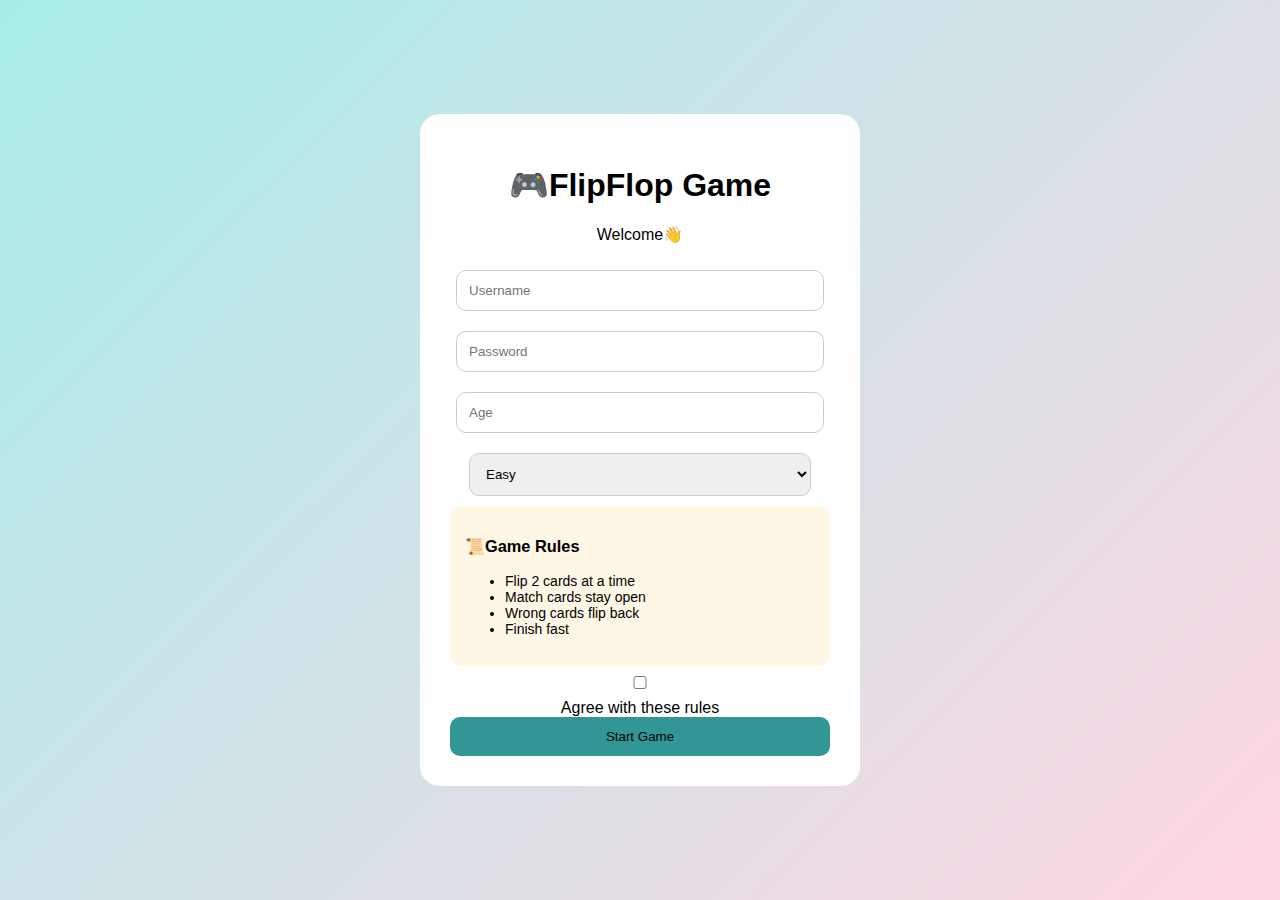
<file: index.html>
<!DOCTYPE html>
<html>
<head>
<meta charset="UTF-8">
<title>FlipFlop Game Login</title>
<link rel="stylesheet" href="style.css">
</head>

<body class="login-body">

<div class="login-box">

<h1>🎮FlipFlop Game</h1>
<p>Welcome👋</p>

<input id="username" placeholder="Username">
<input id="password" type="password" placeholder="Password">
<input id="age" type="number" placeholder="Age">

<select id="level">
<option>Easy</option>
<option>Medium</option>
<option>Hard</option>
</select>

<div class="rules-box">
<h3>📜Game Rules</h3>
<ul>
<li>Flip 2 cards at a time</li>
<li>Match cards stay open</li>
<li>Wrong cards flip back</li>
<li>Finish fast</li>
</ul>
</div>

<label>
<input type="checkbox" id="agree">
    Agree with these rules
</label>

<button onclick="login()">Start Game</button>

</div>

<script src="script.js"></script>
</body>
</html>
</file>
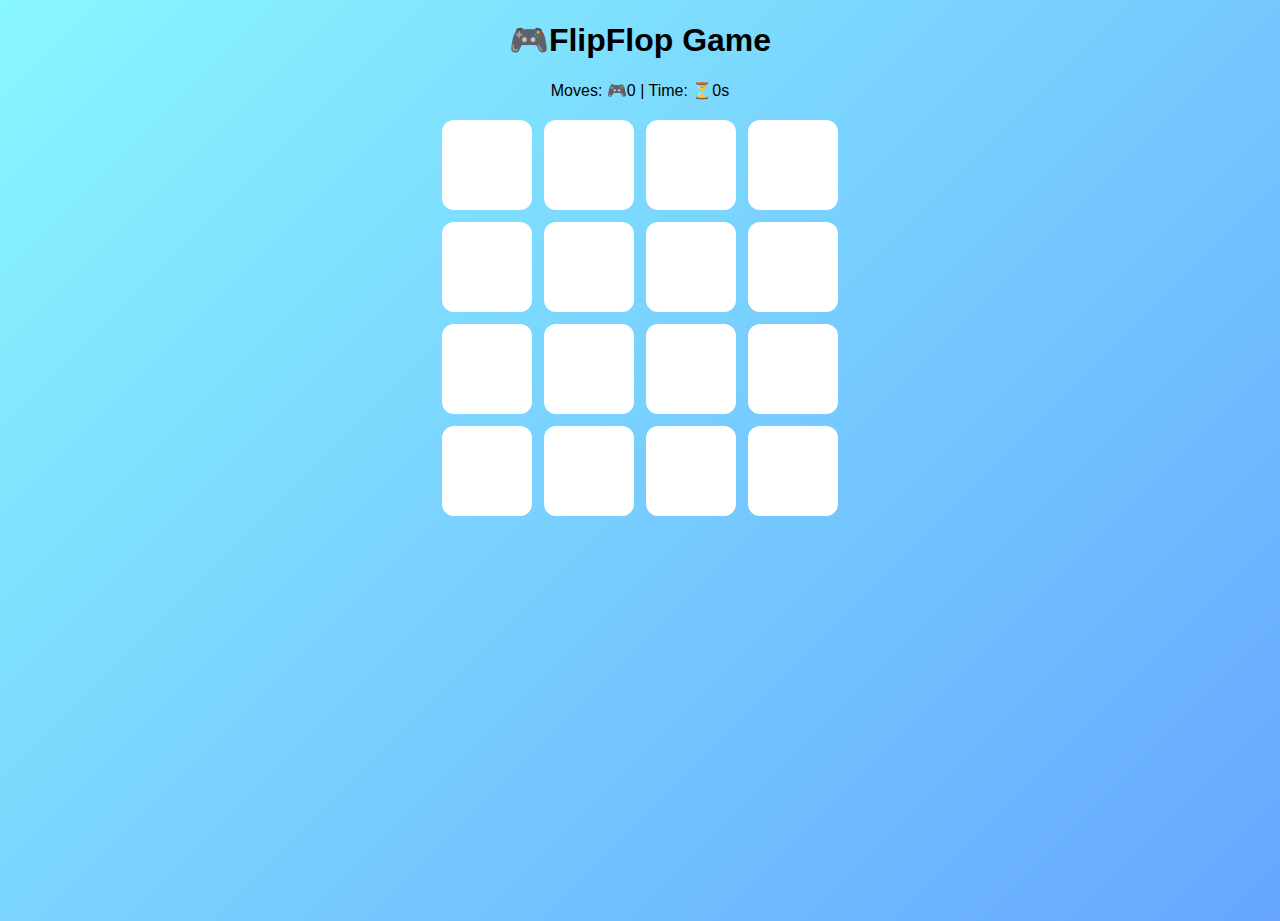
<file: game.html>
<!DOCTYPE html>
<html>
<head>
<meta charset="UTF-8">
<title>👑FlipFlop Game</title>
<link rel="stylesheet" href="style.css">
</head>

<body class="game-body">

<h1>🎮FlipFlop Game</h1>

<div class="stats">
Moves: 🎮<span id="moves">0</span> |
Time: ⏳<span id="time">0</span>s
</div>

<div id="board" class="game-board"></div>

<script src="script.js"></script>
</body>
</html>
</file>
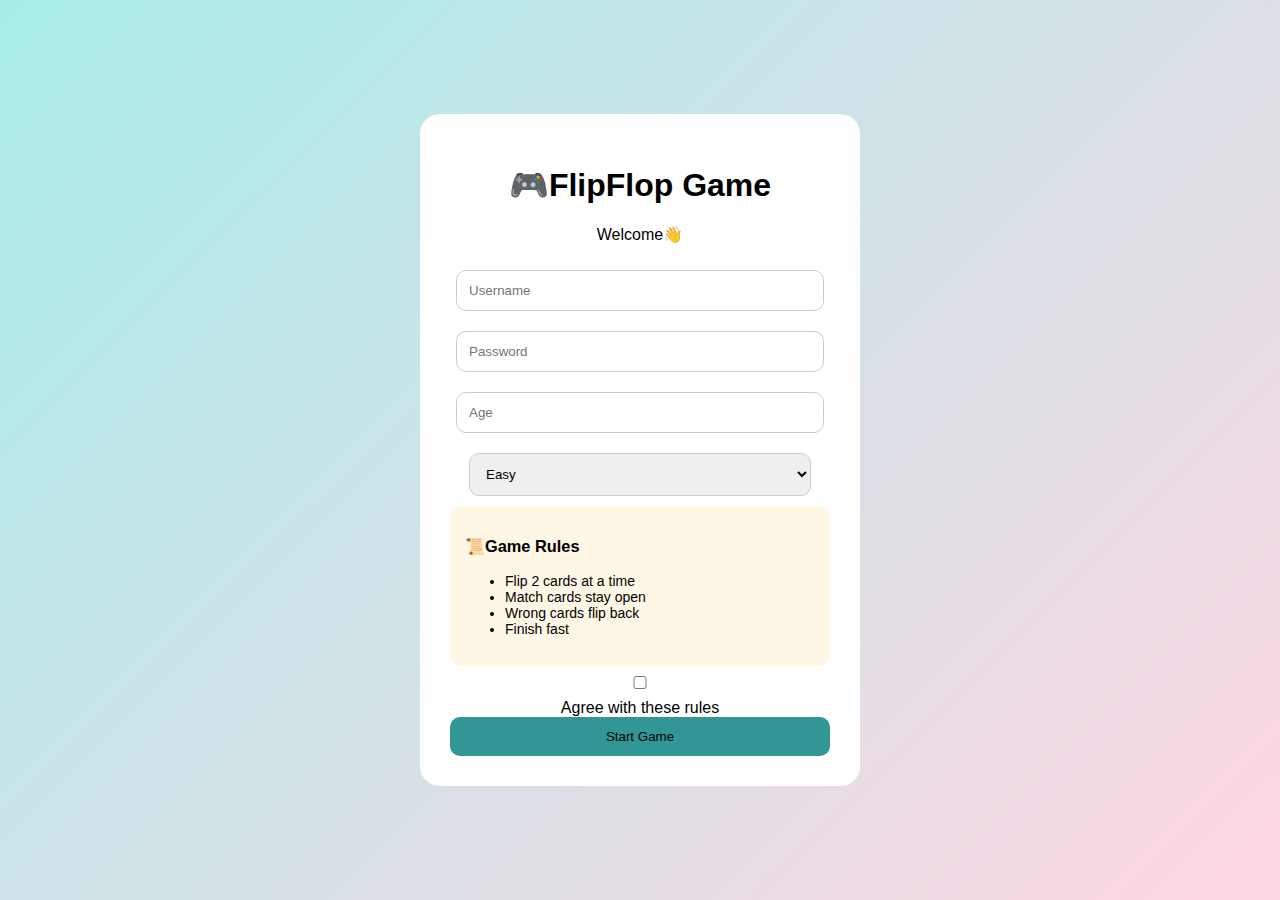
<file: login.html>
<!DOCTYPE html>
<html>
<head>
<meta charset="UTF-8">
<title>FlipFlop Game Login</title>
<link rel="stylesheet" href="style.css">
</head>

<body class="login-body">

<div class="login-box">

<h1>🎮FlipFlop Game</h1>
<p>Welcome👋</p>

<input id="username" placeholder="Username">
<input id="password" type="password" placeholder="Password">
<input id="age" type="number" placeholder="Age">

<select id="level">
<option>Easy</option>
<option>Medium</option>
<option>Hard</option>
</select>

<div class="rules-box">
<h3>📜Game Rules</h3>
<ul>
<li>Flip 2 cards at a time</li>
<li>Match cards stay open</li>
<li>Wrong cards flip back</li>
<li>Finish fast</li>
</ul>
</div>

<label>
<input type="checkbox" id="agree">
    Agree with these rules
</label>

<button onclick="login()">Start Game</button>

</div>

<script src="script.js"></script>
</body>
</html>
</file>
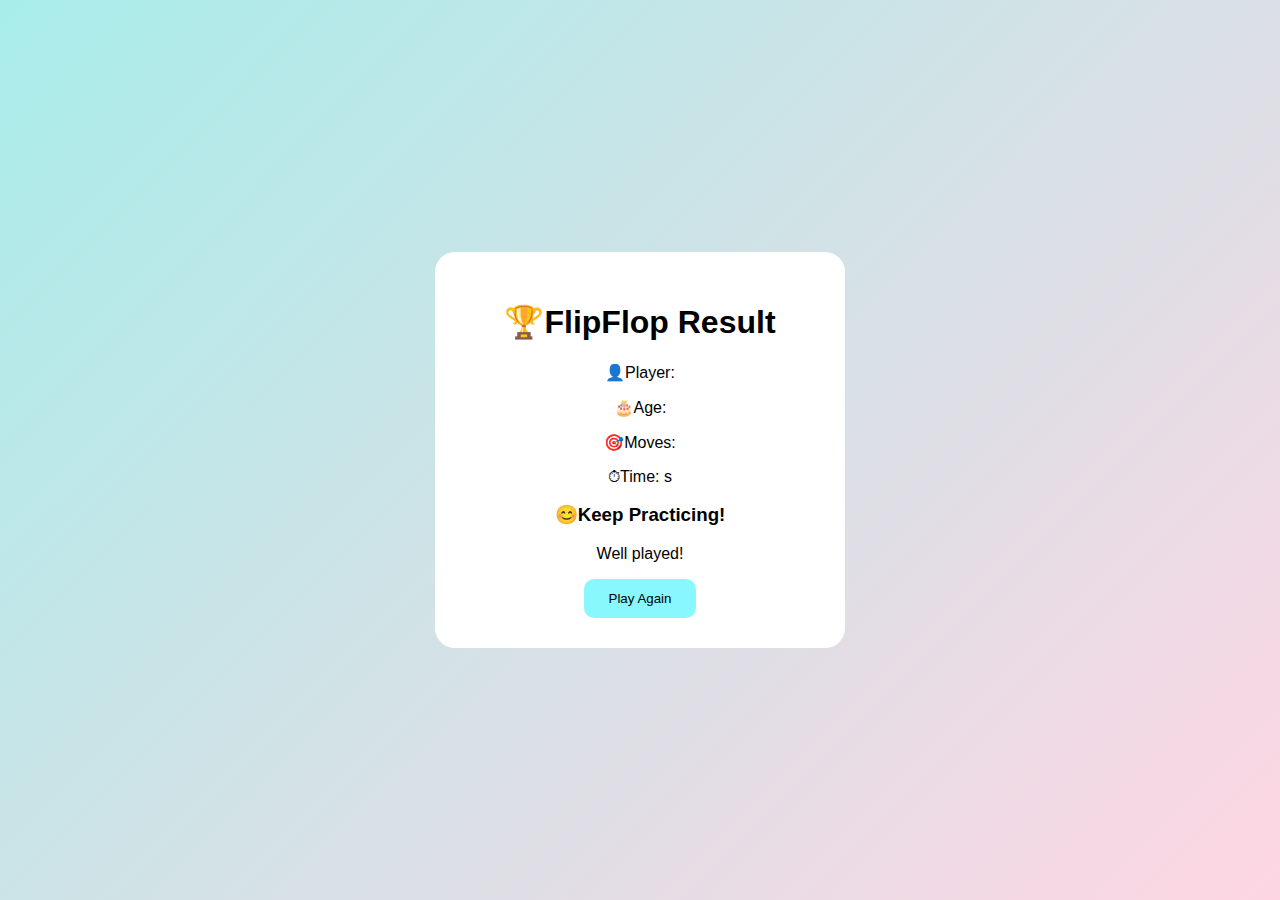
<file: score.html>
<!DOCTYPE html>
<html>
<head>
<meta charset="UTF-8">
<title>Game Result😜</title>
<link rel="stylesheet" href="style.css">
</head>

<body class="score-body">

<div class="score-box">

<h1>🏆FlipFlop Result</h1>

<p>👤Player: <span id="playerName"></span></p>
<p>🎂Age: <span id="playerAge"></span></p>
<p>🎯Moves: <span id="scoreMoves"></span></p>
<p>⏱Time: <span id="scoreTime"></span>s</p>

<h3 id="performanceMsg"></h3>
<p id="quote"></p>

<button onclick="location.href='game.html'">
Play Again
</button>

</div>

<script src="script.js"></script>
</body>
</html>
</file>
<file: style.css>
.login-body{
    margin:0;
    height:100vh;
    font-family:sans-serif;
    background: linear-gradient(135deg,#a8edea,#fed6e3);
    display:flex;
    justify-content:center;
    align-items:center;
}

.login-box{
    background:white;
    padding:30px;
    border-radius:20px;
    width:380px;
    text-align:center;
}

.login-box input,
.login-box select{
    width:90%;
    padding:12px;
    margin:10px 0;
    border-radius:10px;
    border:1px solid #ccc;
}

.rules-box{
    background:#fff7e6;
    padding:15px;
    border-radius:12px;
    text-align:left;
    font-size:14px;
}

.agree{
    display:block;
    margin:15px 0;
}

.login-box button{
    padding:12px;
    width:100%;
    background:#329696;
    border:none;
    border-radius:10px;
    cursor:pointer;
}

.login-box button:hover{
    background:#9ca8ba;
}



.game-body{
    margin:0;
    min-height:100vh;
    font-family:sans-serif;
    background: linear-gradient(135deg,#89f7fe,#66a6ff);
    text-align:center;
}

.game-board{
    margin:20px auto;
    width:fit-content;
    display:grid;
    grid-template-columns:repeat(4,1fr);
    gap:12px;
}


.card{
    width:90px;
    height:90px;
    background:white;
    border-radius:12px;
    font-size:40px;
    display:flex;
    justify-content:center;
    align-items:center;
    cursor:pointer;
}


.stats{
    margin-bottom:15px;
}




.score-body{
    margin:0;
    height:100vh;
    font-family:sans-serif;
    background: linear-gradient(135deg,#a8edea,#fed6e3);
    display:flex;
    justify-content:center;
    align-items:center;
}

.score-box{
    background:white;
    width:350px;
    padding:30px;
    border-radius:20px;
    text-align:center;
}

.score-box button{
    padding:12px 25px;
    background:#89f7fe;
    border:none;
    border-radius:10px;
    cursor:pointer;
}

.score-box button:hover{
    background:#66a6ff;
}
</file>
